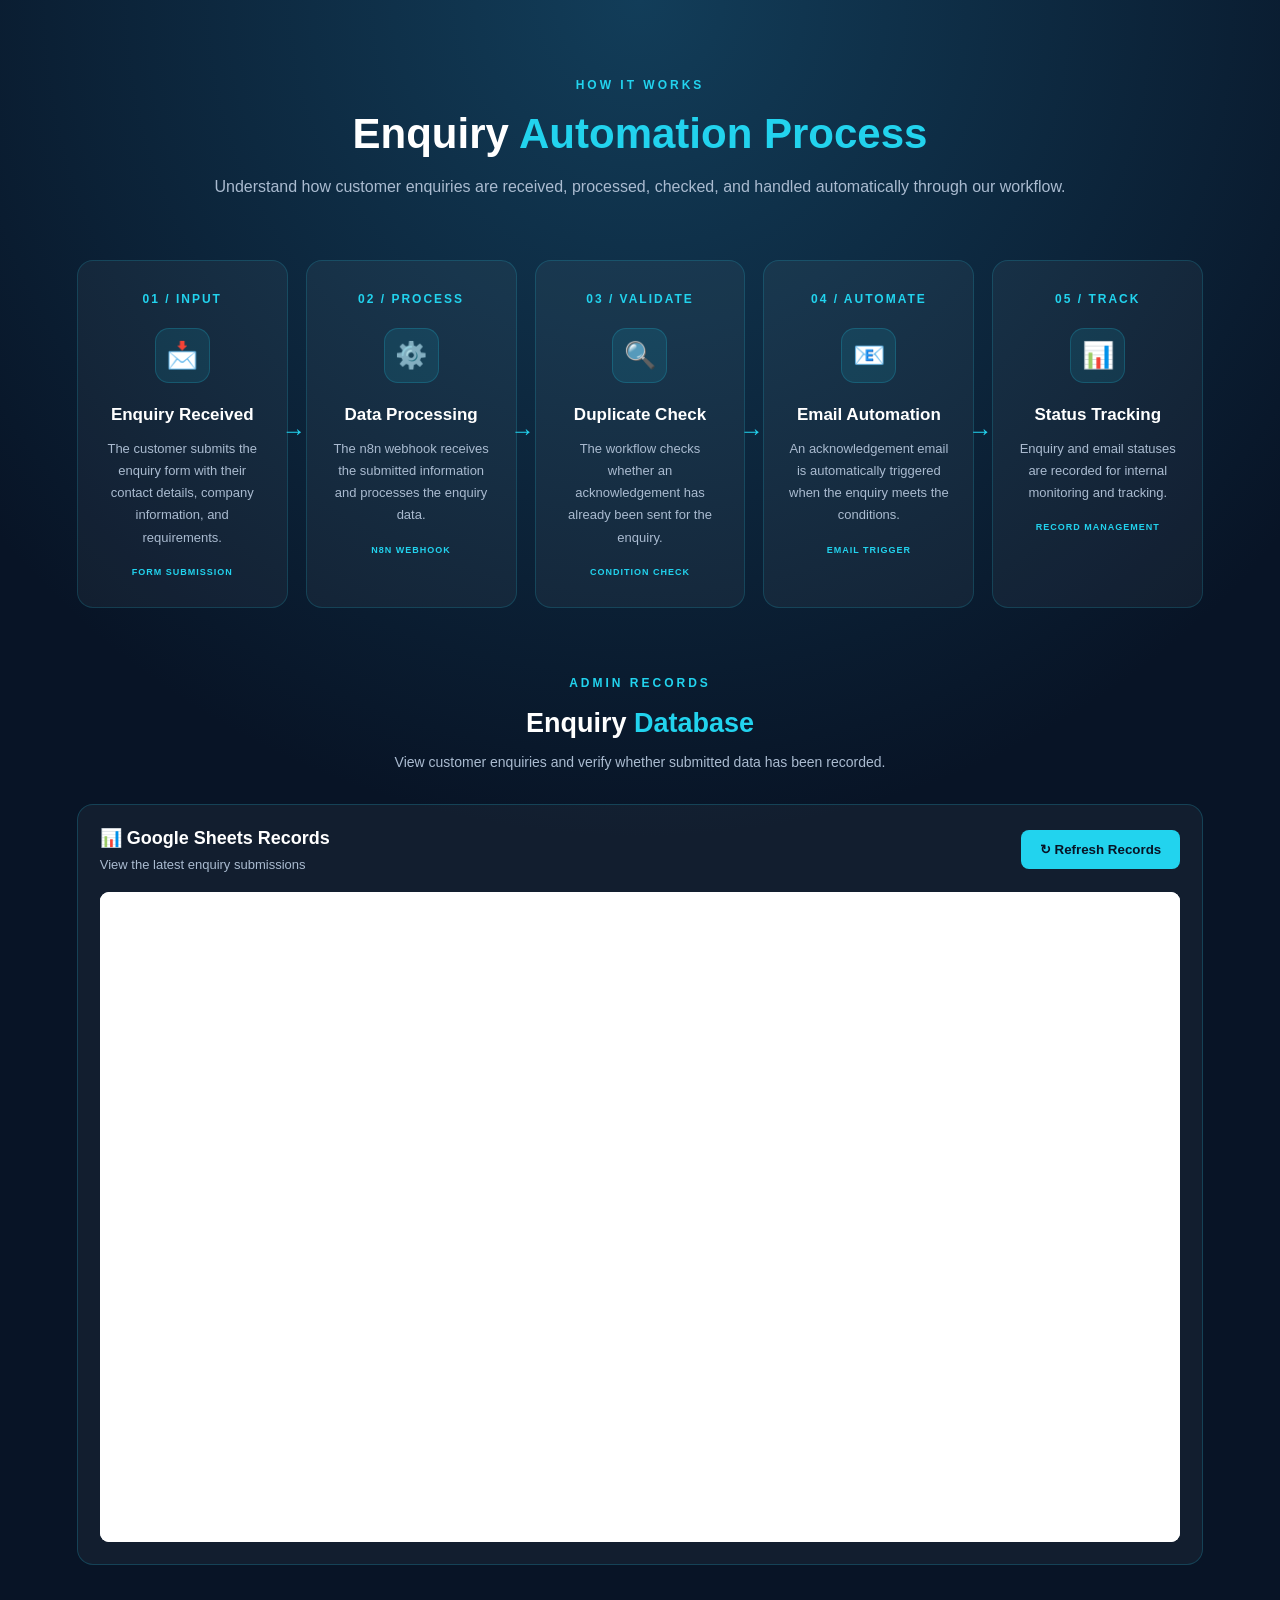
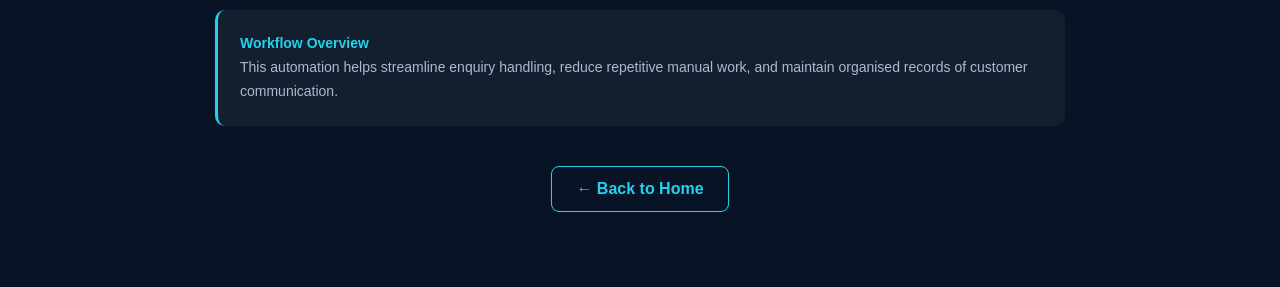
<file: workflow.html>
<!DOCTYPE html>
<html lang="en">

<head>
    <meta charset="UTF-8">
    <meta name="viewport" content="width=device-width, initial-scale=1.0">

    <title>Enquiry Automation | Workflow</title>

    <link rel="stylesheet" href="index.css">

    <style>
        * {
            box-sizing: border-box;
        }

        body {
            margin: 0;
            background: #081426;
            color: #ffffff;
            font-family: Arial, sans-serif;
        }

        .process-page {
            min-height: 100vh;
            padding: 75px 6%;
            background:
                radial-gradient(circle at 50% 0%, #123d59 0%, transparent 42%),
                #081426;
        }

        /* HEADER */

        .process-header {
            max-width: 900px;
            margin: 0 auto 60px;
            text-align: center;
        }

        .process-header h1 {
            font-size: clamp(32px, 5vw, 42px);
            margin-bottom: 15px;
            color: #ffffff;
        }

        .process-header h1 span {
            color: var(--cyan, #22d3ee);
        }

        .process-header p {
            color: var(--muted, #a7b5c8);
            font-size: 16px;
            line-height: 1.7;
        }

        .tag {
            display: inline-block;
            color: var(--cyan, #22d3ee);
            font-size: 12px;
            font-weight: bold;
            letter-spacing: 3px;
            margin-bottom: 18px;
        }

        .process-container {
            max-width: 1250px;
            margin: auto;
        }

        /* ORIGINAL FIVE CARDS */

        .process-flow {
            display: grid;
            grid-template-columns: repeat(5, minmax(0, 1fr));
            gap: 18px;
        }

        .process-step {
            position: relative;
            background: var(--card, rgba(255,255,255,0.05));
            border: 1px solid rgba(34, 211, 238, 0.17);
            border-radius: 16px;
            padding: 28px 20px;
            text-align: center;
            min-height: 300px;
            transition: 0.35s ease;
        }

        .process-step:hover {
            transform: translateY(-10px);
            border-color: var(--cyan, #22d3ee);
            box-shadow: 0 15px 40px rgba(34, 211, 238, 0.1);
        }

        .step-number {
            display: inline-block;
            color: var(--cyan, #22d3ee);
            font-size: 12px;
            font-weight: bold;
            letter-spacing: 2px;
            margin-bottom: 22px;
        }

        .step-icon {
            width: 55px;
            height: 55px;
            margin: 0 auto 22px;
            display: grid;
            place-items: center;
            font-size: 26px;
            background: rgba(34, 211, 238, 0.1);
            border: 1px solid rgba(34, 211, 238, 0.2);
            border-radius: 14px;
        }

        .process-step h2 {
            font-size: 17px;
            color: #ffffff;
            margin: 0 0 13px;
        }

        .process-step p {
            color: var(--muted, #a7b5c8);
            font-size: 13px;
            line-height: 1.7;
            margin: 0;
        }

        .step-label {
            display: inline-block;
            color: var(--cyan, #22d3ee);
            font-size: 9px;
            font-weight: bold;
            letter-spacing: 1px;
            margin-top: 18px;
        }

        .process-arrow {
            position: absolute;
            right: -19px;
            top: 45%;
            color: var(--cyan, #22d3ee);
            font-size: 24px;
            z-index: 2;
        }

        /* GOOGLE SHEETS SECTION */

        .sheet-section {
            margin-top: 65px;
        }

        .sheet-heading {
            text-align: center;
            margin-bottom: 30px;
        }

        .sheet-heading h2 {
            font-size: 27px;
            color: #ffffff;
            margin-bottom: 12px;
        }

        .sheet-heading h2 span {
            color: var(--cyan, #22d3ee);
        }

        .sheet-heading p {
            color: var(--muted, #a7b5c8);
            font-size: 14px;
            line-height: 1.7;
        }

        .sheet-card {
            background: var(--card, rgba(255,255,255,0.05));
            border: 1px solid rgba(34, 211, 238, 0.2);
            border-radius: 16px;
            padding: 22px;
            overflow: hidden;
            transition: 0.3s ease;
        }

        .sheet-card:hover {
            border-color: var(--cyan, #22d3ee);
            box-shadow: 0 12px 35px rgba(34, 211, 238, 0.08);
        }

        .sheet-toolbar {
            display: flex;
            justify-content: space-between;
            align-items: center;
            gap: 15px;
            margin-bottom: 20px;
        }

        .sheet-toolbar h3 {
            color: #ffffff;
            font-size: 18px;
            margin: 0 0 8px;
        }

        .sheet-toolbar p {
            color: var(--muted, #a7b5c8);
            font-size: 13px;
            margin: 0;
        }

        .refresh-button {
            background: var(--cyan, #22d3ee);
            color: #081426;
            border: none;
            border-radius: 8px;
            padding: 12px 19px;
            font-weight: bold;
            cursor: pointer;
            transition: 0.3s ease;
        }

        .refresh-button:hover {
            transform: translateY(-3px);
            box-shadow: 0 8px 20px rgba(34, 211, 238, 0.2);
        }

        .sheet-frame-container {
            width: 100%;
            overflow: hidden;
            background: #ffffff;
            border-radius: 9px;
        }

        .sheet-frame-container iframe {
            display: block;
            width: 100%;
            height: 650px;
            border: none;
            background: #ffffff;
        }

        /* WORKFLOW NOTE */

        .process-note {
            max-width: 850px;
            margin: 45px auto 0;
            padding: 22px;
            border-left: 3px solid var(--cyan, #22d3ee);
            background: rgba(255,255,255,0.045);
            border-radius: 10px;
            color: var(--muted, #a7b5c8);
            line-height: 1.7;
            font-size: 14px;
        }

        .process-note strong {
            color: var(--cyan, #22d3ee);
        }

        /* BACK BUTTON */

        .back-container {
            text-align: center;
        }

        .back-button {
            display: inline-flex;
            align-items: center;
            gap: 10px;
            margin-top: 40px;
            padding: 13px 24px;
            border: 1px solid var(--cyan, #22d3ee);
            border-radius: 8px;
            color: var(--cyan, #22d3ee);
            text-decoration: none;
            font-weight: 600;
            transition: 0.3s ease;
        }

        .back-button:hover {
            transform: translateY(-4px);
            background: var(--cyan, #22d3ee);
            color: #081426;
            box-shadow: 0 10px 30px rgba(34, 211, 238, 0.2);
        }

        /* RESPONSIVE */

        @media(max-width: 1000px) {
            .process-flow {
                grid-template-columns: repeat(2, minmax(0, 1fr));
            }

            .process-arrow {
                display: none;
            }
        }

        @media(max-width: 600px) {
            .process-page {
                padding: 45px 18px;
            }

            .process-flow {
                grid-template-columns: 1fr;
                gap: 18px;
            }

            .process-step {
                min-height: auto;
                padding: 25px 20px;
            }

            .sheet-card {
                padding: 13px;
            }

            .sheet-toolbar {
                align-items: flex-start;
                flex-direction: column;
            }

            .refresh-button {
                width: 100%;
            }

            .sheet-frame-container iframe {
                height: 500px;
            }
        }

        @media(prefers-reduced-motion: reduce) {
            *,
            *::before,
            *::after {
                transition-duration: 0.01ms !important;
            }
        }

    </style>

</head>

<body>

    <main class="process-page">

        <header class="process-header">

            <span class="tag">HOW IT WORKS</span>

            <h1>
                Enquiry <span>Automation Process</span>
            </h1>

            <p>
                Understand how customer enquiries are received,
                processed, checked, and handled automatically
                through our workflow.
            </p>

        </header>


        <section class="process-container">

            <!-- ORIGINAL WORKFLOW CARDS -->

            <div class="process-flow">

                <!-- STEP 1 -->

                <div class="process-step">

                    <div class="step-number">01 / INPUT</div>

                    <div class="step-icon">📩</div>

                    <h2>Enquiry Received</h2>

                    <p>
                        The customer submits the enquiry form with their
                        contact details, company information, and requirements.
                    </p>

                    <span class="step-label">FORM SUBMISSION</span>

                    <span class="process-arrow">→</span>

                </div>


                <!-- STEP 2 -->

                <div class="process-step">

                    <div class="step-number">02 / PROCESS</div>

                    <div class="step-icon">⚙️</div>

                    <h2>Data Processing</h2>

                    <p>
                        The n8n webhook receives the submitted information
                        and processes the enquiry data.
                    </p>

                    <span class="step-label">N8N WEBHOOK</span>

                    <span class="process-arrow">→</span>

                </div>


                <!-- STEP 3 -->

                <div class="process-step">

                    <div class="step-number">03 / VALIDATE</div>

                    <div class="step-icon">🔍</div>

                    <h2>Duplicate Check</h2>

                    <p>
                        The workflow checks whether an acknowledgement
                        has already been sent for the enquiry.
                    </p>

                    <span class="step-label">CONDITION CHECK</span>

                    <span class="process-arrow">→</span>

                </div>


                <!-- STEP 4 -->

                <div class="process-step">

                    <div class="step-number">04 / AUTOMATE</div>

                    <div class="step-icon">📧</div>

                    <h2>Email Automation</h2>

                    <p>
                        An acknowledgement email is automatically
                        triggered when the enquiry meets the conditions.
                    </p>

                    <span class="step-label">EMAIL TRIGGER</span>

                    <span class="process-arrow">→</span>

                </div>


                <!-- STEP 5 -->

                <div class="process-step">

                    <div class="step-number">05 / TRACK</div>

                    <div class="step-icon">📊</div>

                    <h2>Status Tracking</h2>

                    <p>
                        Enquiry and email statuses are recorded
                        for internal monitoring and tracking.
                    </p>

                    <span class="step-label">RECORD MANAGEMENT</span>

                </div>

            </div>


            <!-- GOOGLE SHEETS SECTION BELOW THE CARDS -->

            <section class="sheet-section">

                <div class="sheet-heading">

                    <span class="tag">ADMIN RECORDS</span>

                    <h2>
                        Enquiry <span>Database</span>
                    </h2>

                    <p>
                        View customer enquiries and verify
                        whether submitted data has been recorded.
                    </p>

                </div>


                <div class="sheet-card">

                    <div class="sheet-toolbar">

                        <div>

                            <h3>📊 Google Sheets Records</h3>

                            <p>
                                View the latest enquiry submissions
                            </p>

                        </div>

                        <button
                            class="refresh-button"
                            onclick="refreshSheet()">

                            ↻ Refresh Records

                        </button>

                    </div>


                    <!-- REPLACE THE URL BELOW -->

                    <div class="sheet-frame-container">

                        <iframe
                            id="enquirySheet"
                            src="https://docs.google.com/spreadsheets/d/1JGz6u3qeSgmui3GTQXCXyg_RmJsGjySoebWYU9dKlcg/edit?usp=sharing"
                            title="Enquiry Records"
                            loading="lazy">

                        </iframe>

                    </div>

                </div>

            </section>


            <!-- WORKFLOW OVERVIEW NOTE -->

            <div class="process-note">

                <strong>Workflow Overview</strong>

                <p>
                    This automation helps streamline enquiry handling,
                    reduce repetitive manual work, and maintain
                    organised records of customer communication.
                </p>

            </div>


            <!-- BACK BUTTON -->

            <div class="back-container">

                <a href="index.html" class="back-button">
                    ← Back to Home
                </a>

            </div>

        </section>

    </main>


    <!-- EXISTING N8N WEBHOOK TRIGGER -->

    <script>

        const shouldStartWorkflow =
            sessionStorage.getItem("startEmailWorkflow");

        if (shouldStartWorkflow === "true") {

            sessionStorage.removeItem("startEmailWorkflow");

            fetch(
                "https://extending-electron-restored-forecast.trycloudflare.com/webhook/start-email-workflow",
                {
                    method: "POST",

                    headers: {
                        "Content-Type": "application/json"
                    },

                    body: JSON.stringify({
                        source: "admin-dashboard",
                        action: "start-workflow"
                    })
                }
            ).catch(error => {
                console.error(
                    "Workflow request failed:",
                    error
                );
            });

        }


        // REFRESH GOOGLE SHEETS EMBED

        function refreshSheet() {

            const sheet =
                document.getElementById("enquirySheet");

            sheet.src = sheet.src;

        }

    </script>

</body>

</html>
</file>
<file: index.css>
/* GENERAL RESET */

* {
    margin: 0;
    padding: 0;
    box-sizing: border-box;
}

html {
    scroll-behavior: smooth;
}

body {
    font-family: Arial, Helvetica, sans-serif;
    background: #081426;
    color: #ffffff;
    overflow-x: hidden;
}

:root {
    --cyan: #22d3ee;
    --blue: #0ea5e9;
    --muted: #aabbd0;
    --card: rgba(255, 255, 255, 0.045);
}


/* HERO SECTION */

.hero {
    min-height: 650px;
    padding: 80px 8%;
    display: flex;
    align-items: center;
    justify-content: space-between;
    gap: 60px;
    background:
        radial-gradient(circle at 80% 40%, #123d59 0%, transparent 35%),
        linear-gradient(120deg, #081426, #0c2037);
}

.hero-content {
    max-width: 590px;
    animation: fadeInLeft 1s ease;
}

.tag {
    display: inline-block;
    color: var(--cyan);
    font-size: 12px;
    font-weight: bold;
    letter-spacing: 3px;
    margin-bottom: 20px;
}

.hero h1 {
    font-size: clamp(38px, 5vw, 42px);
    line-height: 1.15;
    margin-bottom: 25px;
    text-align: left;
}

/* Keep both heading lines aligned */
.hero h1 span {
    display: block;
    font-size: inherit;
    margin-left: 0;
    color: var(--cyan);
}

.section-heading h2 span,
.form-heading h2 span {
    color: var(--cyan);
}

.hero-content p {
    color: var(--muted);
    font-size: 17px;
    line-height: 1.8;
    max-width: 520px;
    margin-bottom: 35px;
}

.hero-btn {
    display: inline-flex;
    gap: 20px;
    align-items: center;
    padding: 15px 25px;
    background: var(--cyan);
    color: #081426;
    text-decoration: none;
    font-weight: bold;
    border-radius: 8px;
    transition: 0.3s;
}

.hero-btn:hover {
    transform: translateY(-5px);
    box-shadow: 0 10px 30px rgba(34, 211, 238, 0.3);
}

.hero-btn span {
    font-size: 20px;
}


/* HERO IMAGE */

.hero-visual {
    position: relative;
    width: 45%;
    max-width: 600px;
    min-width: 300px;
    animation: fadeInRight 1s ease;
}

.visual-glow {
    position: absolute;
    width: 300px;
    height: 300px;
    background: #0891b2;
    filter: blur(110px);
    opacity: 0.25;
    top: 10%;
    left: 20%;
}

.img_cls {
    position: relative;
    z-index: 1;
    display: block;
    width: 100%;
    height: auto;
    object-fit: contain;
    filter: drop-shadow(0 15px 35px rgba(34, 211, 238, 0.2));
    animation: floating 4s ease-in-out infinite;
}


/* WORKFLOW SECTION */

.workflow-section {
    padding: 110px 6%;
    position: relative;
    background: #0a192b;
}

.section-heading {
    text-align: center;
    max-width: 650px;
    margin: 0 auto 75px;
}

.section-heading h2 {
    font-size: 42px;
    margin-bottom: 18px;
}

.section-heading p {
    color: var(--muted);
    line-height: 1.8;
    font-size: 16px;
}

.workflow-container {
    max-width: 1250px;
    margin: auto;
    display: grid;
    grid-template-columns: repeat(5, 1fr);
    gap: 18px;
    position: relative;
}

.workflow-line {
    position: absolute;
    top: 45px;
    left: 8%;
    right: 8%;
    height: 2px;
    background: linear-gradient(
        90deg,
        transparent,
        var(--cyan),
        var(--blue),
        transparent
    );
    opacity: 0.5;
}

.workflow-step {
    position: relative;
    z-index: 1;
    padding: 28px 20px;
    min-height: 300px;
    background: var(--card);
    border: 1px solid rgba(34, 211, 238, 0.17);
    border-radius: 16px;
    transition: transform 0.35s, border-color 0.35s, box-shadow 0.35s;
}

.workflow-step:hover {
    transform: translateY(-10px);
    border-color: var(--cyan);
    box-shadow: 0 15px 40px rgba(34, 211, 238, 0.1);
}

.step-number {
    font-size: 12px;
    color: var(--cyan);
    font-weight: bold;
    letter-spacing: 2px;
    margin-bottom: 25px;
}

.step-icon {
    width: 55px;
    height: 55px;
    display: grid;
    place-items: center;
    font-size: 26px;
    background: rgba(34, 211, 238, 0.1);
    border: 1px solid rgba(34, 211, 238, 0.2);
    border-radius: 14px;
    margin-bottom: 25px;
}

.workflow-step h3 {
    font-size: 17px;
    margin-bottom: 13px;
}

.workflow-step p {
    color: var(--muted);
    font-size: 13px;
    line-height: 1.7;
    min-height: 85px;
}

.step-label {
    display: inline-block;
    color: var(--cyan);
    font-size: 9px;
    letter-spacing: 1px;
    font-weight: bold;
    margin-top: 15px;
}


/* ENQUIRY FORM SECTION */

.enquiry-section {
    padding: 110px 20px;
    background:
        radial-gradient(circle at 50% 0%, #123d59 0%, transparent 45%),
        #081426;
}

.form-container {
    max-width: 900px;
    margin: auto;
    padding: 50px;
    background: rgba(255, 255, 255, 0.045);
    border: 1px solid rgba(34, 211, 238, 0.2);
    border-radius: 20px;
    box-shadow: 0 25px 70px rgba(0, 0, 0, 0.25);
    backdrop-filter: blur(15px);
}

.form-heading {
    text-align: center;
    margin-bottom: 45px;
}

.form-heading h2 {
    font-size: 35px;
    margin-bottom: 15px;
}

.form-heading p {
    color: var(--muted);
    line-height: 1.7;
    font-size: 14px;
}


/* FORM LAYOUT */

.enquiry-form {
    display: flex;
    flex-direction: column;
    gap: 27px;
}

.form-grid {
    display: grid;
    grid-template-columns: repeat(2, 1fr);
    gap: 22px;
}

.form-group {
    display: flex;
    flex-direction: column;
    gap: 10px;
}

.form-group > label {
    font-size: 13px;
    color: #e2e8f0;
    font-weight: 600;
}

.form-group input,
.form-group select,
.form-group textarea {
    width: 100%;
    padding: 15px;
    border: 1px solid rgba(255, 255, 255, 0.12);
    border-radius: 9px;
    outline: none;
    background: rgba(4, 18, 34, 0.8);
    color: #ffffff;
    font-family: inherit;
    font-size: 13px;
    transition: 0.3s;
}

.form-group input::placeholder,
.form-group textarea::placeholder {
    color: #718096;
}

.form-group input:focus,
.form-group select:focus,
.form-group textarea:focus {
    border-color: var(--cyan);
    box-shadow: 0 0 0 3px rgba(34, 211, 238, 0.1);
}

.form-group select option {
    background: #0c2037;
    color: white;
}

.form-group textarea {
    resize: vertical;
    min-height: 130px;
    line-height: 1.6;
}


/* SERVICES CHECKBOXES */

.services-grid {
    display: grid;
    grid-template-columns: repeat(2, 1fr);
    gap: 12px;
}

.check-option {
    display: flex;
    align-items: center;
    gap: 12px;
    padding: 15px;
    background: rgba(255, 255, 255, 0.035);
    border: 1px solid rgba(255, 255, 255, 0.1);
    border-radius: 9px;
    cursor: pointer;
    transition: 0.3s;
}

.check-option:hover {
    border-color: var(--cyan);
    background: rgba(34, 211, 238, 0.06);
}

.check-option input {
    width: 16px;
    height: 16px;
    accent-color: var(--cyan);
    cursor: pointer;
}

.check-option span {
    font-size: 12px;
    color: #dbeafe;
}


/* SUBMIT BUTTON */

.submit-btn {
    width: 100%;
    padding: 17px;
    border: none;
    border-radius: 9px;
    background: var(--cyan);
    color: #081426;
    font-size: 14px;
    font-weight: bold;
    cursor: pointer;
    transition: 0.3s;
}

.submit-btn span {
    margin-left: 10px;
    font-size: 18px;
}

.submit-btn:hover {
    transform: translateY(-4px);
    box-shadow: 0 12px 30px rgba(34, 211, 238, 0.25);
}

.form-note {
    text-align: center;
    color: #718096;
    font-size: 11px;
    margin-top: -12px;
}


/* FOOTER */

footer {
    padding: 25px;
    text-align: center;
    background: #06101e;
    color: #718096;
    font-size: 12px;
}


/* SCROLL REVEAL */

.reveal {
    opacity: 1;
    transform: translateY(0);
}

.js-enabled .reveal {
    opacity: 0;
    transform: translateY(35px);
    transition: opacity 0.8s ease, transform 0.8s ease;
}

.js-enabled .reveal.show {
    opacity: 1;
    transform: translateY(0);
}


/* GENERAL ANIMATIONS */

@keyframes floating {
    0%, 100% {
        transform: translateY(0);
    }

    50% {
        transform: translateY(-12px);
    }
}

@keyframes fadeInLeft {
    from {
        opacity: 0;
        transform: translateX(-40px);
    }

    to {
        opacity: 1;
        transform: translateX(0);
    }
}

@keyframes fadeInRight {
    from {
        opacity: 0;
        transform: translateX(40px);
    }

    to {
        opacity: 1;
        transform: translateX(0);
    }
}


/* TABLET RESPONSIVENESS */

@media (max-width: 1000px) {

    .hero {
        padding: 70px 5%;
        gap: 30px;
    }

    .workflow-container {
        grid-template-columns: repeat(2, 1fr);
    }

    .workflow-line {
        display: none;
    }
}


/* MOBILE RESPONSIVENESS */

@media (max-width: 650px) {

    .hero {
        flex-direction: column;
        text-align: center;
        padding: 75px 22px;
    }

    .hero h1 {
        text-align: center;
    }

    .hero-content p {
        margin-left: auto;
        margin-right: auto;
    }

    .hero-visual {
        width: 100%;
        min-width: 0;
        margin-top: 35px;
    }

    .workflow-section {
        padding: 80px 22px;
    }

    .section-heading h2 {
        font-size: 32px;
    }

    .workflow-container {
        grid-template-columns: 1fr;
    }

    .workflow-step {
        min-height: auto;
    }

    .workflow-step p {
        min-height: auto;
    }

    .form-container {
        padding: 28px 20px;
    }

    .form-heading h2 {
        font-size: 27px;
    }

    .form-grid,
    .services-grid {
        grid-template-columns: 1fr;
    }
}


/* ACCESSIBILITY */

@media (prefers-reduced-motion: reduce) {

    *,
    *::before,
    *::after {
        scroll-behavior: auto !important;
        animation-duration: 0.01ms !important;
        animation-iteration-count: 1 !important;
        transition-duration: 0.01ms !important;
    }

}
</file>
